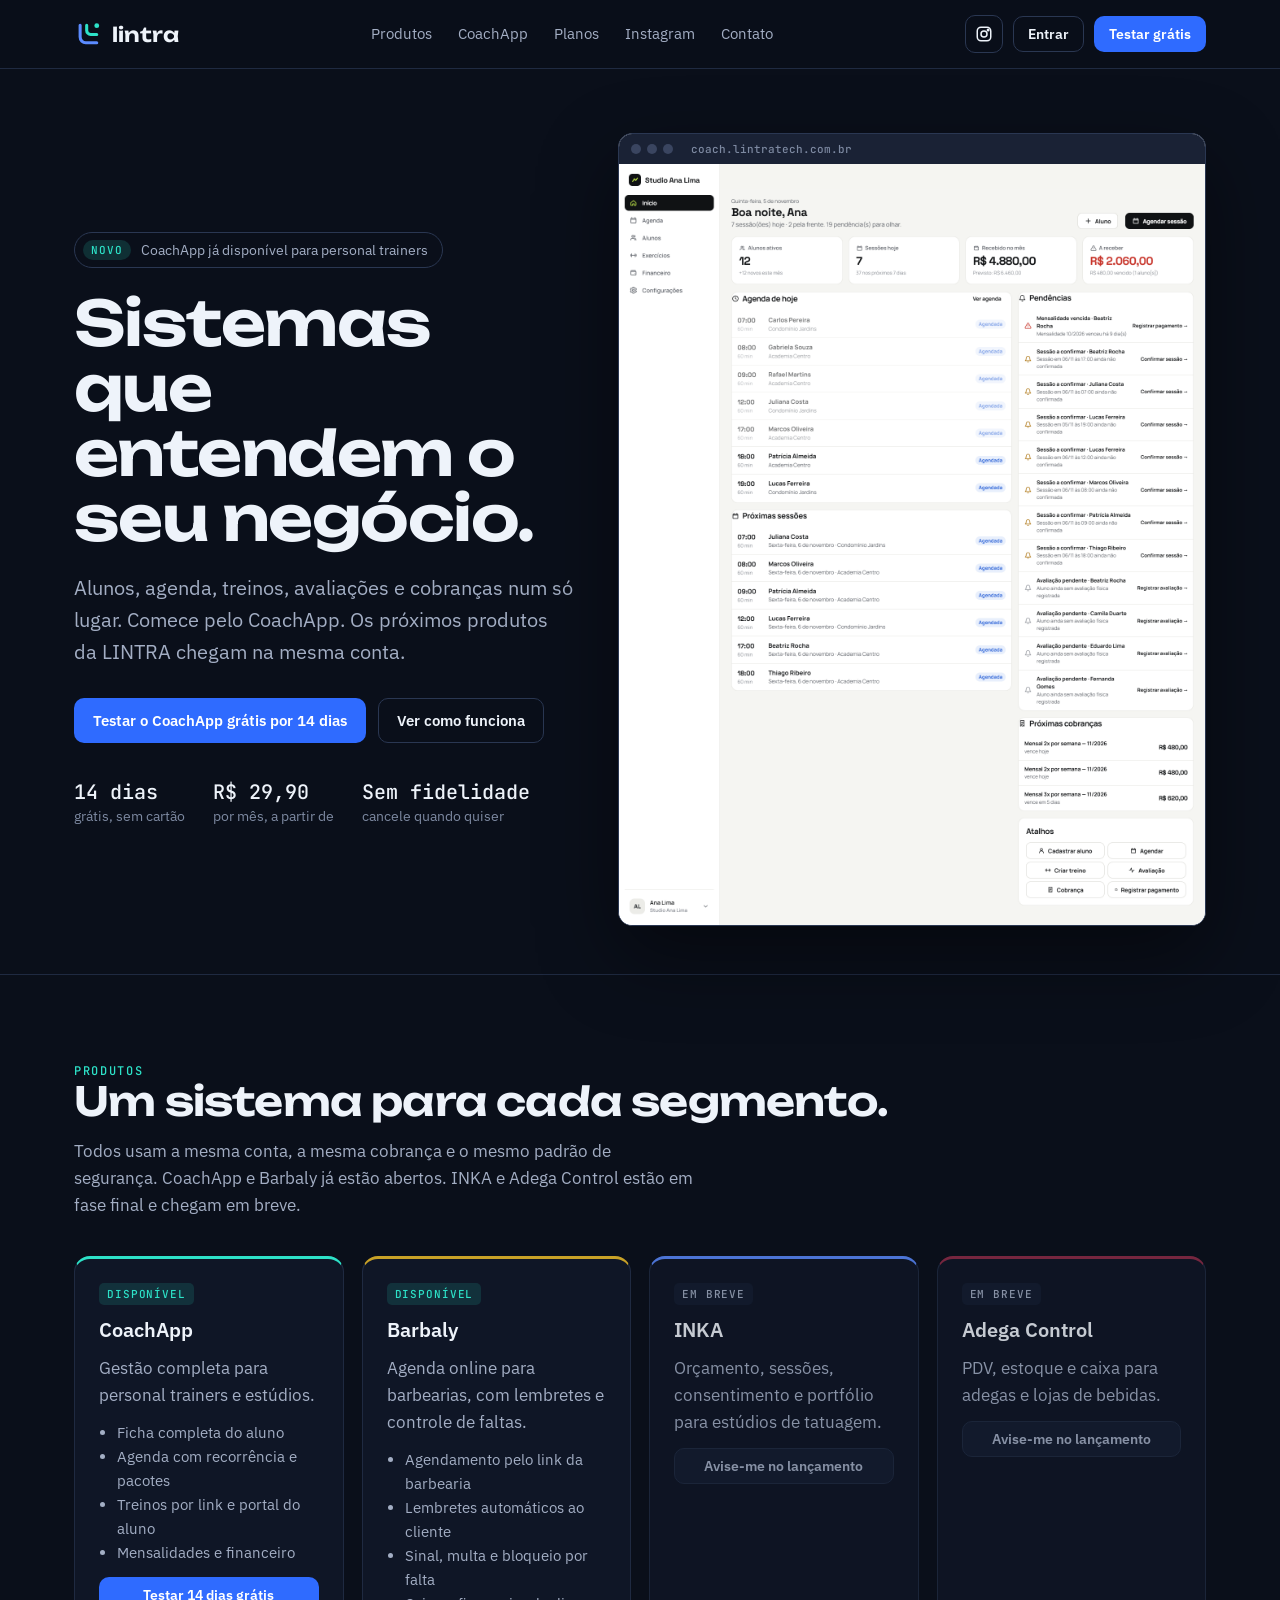
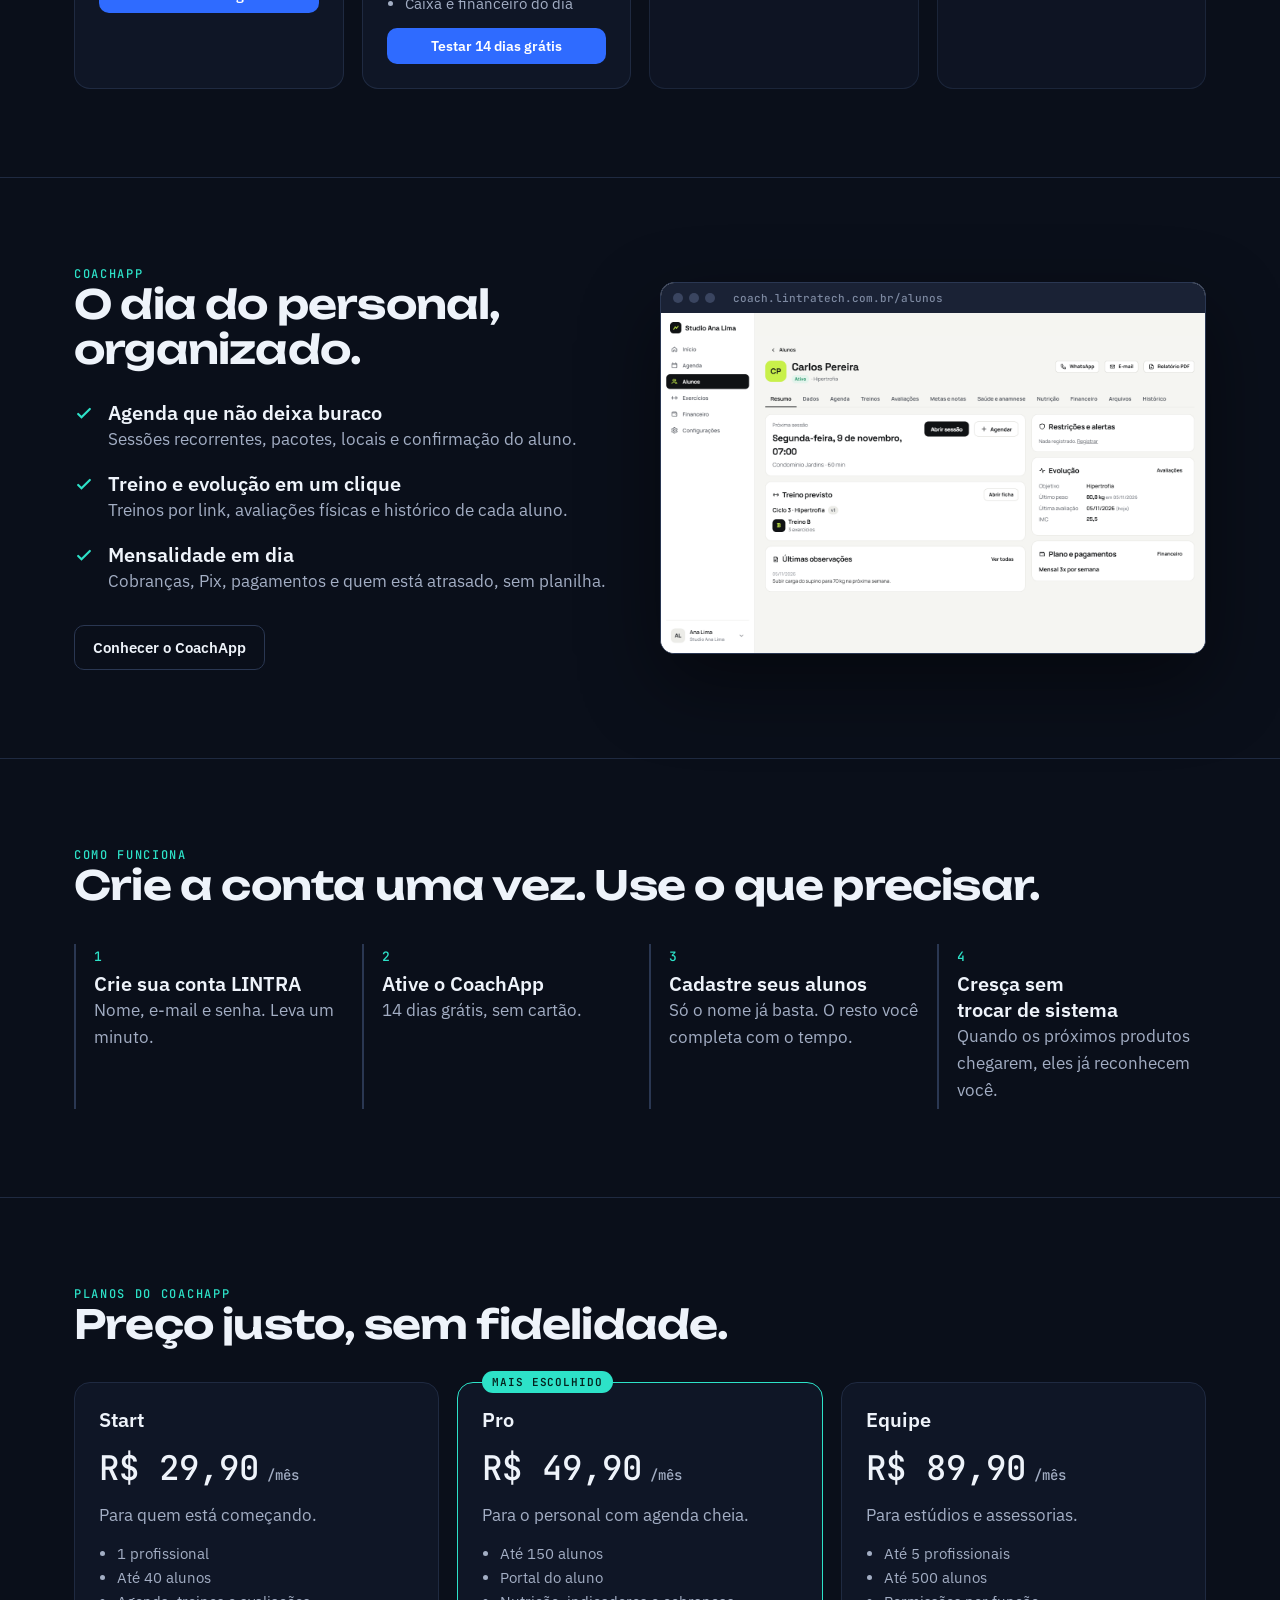
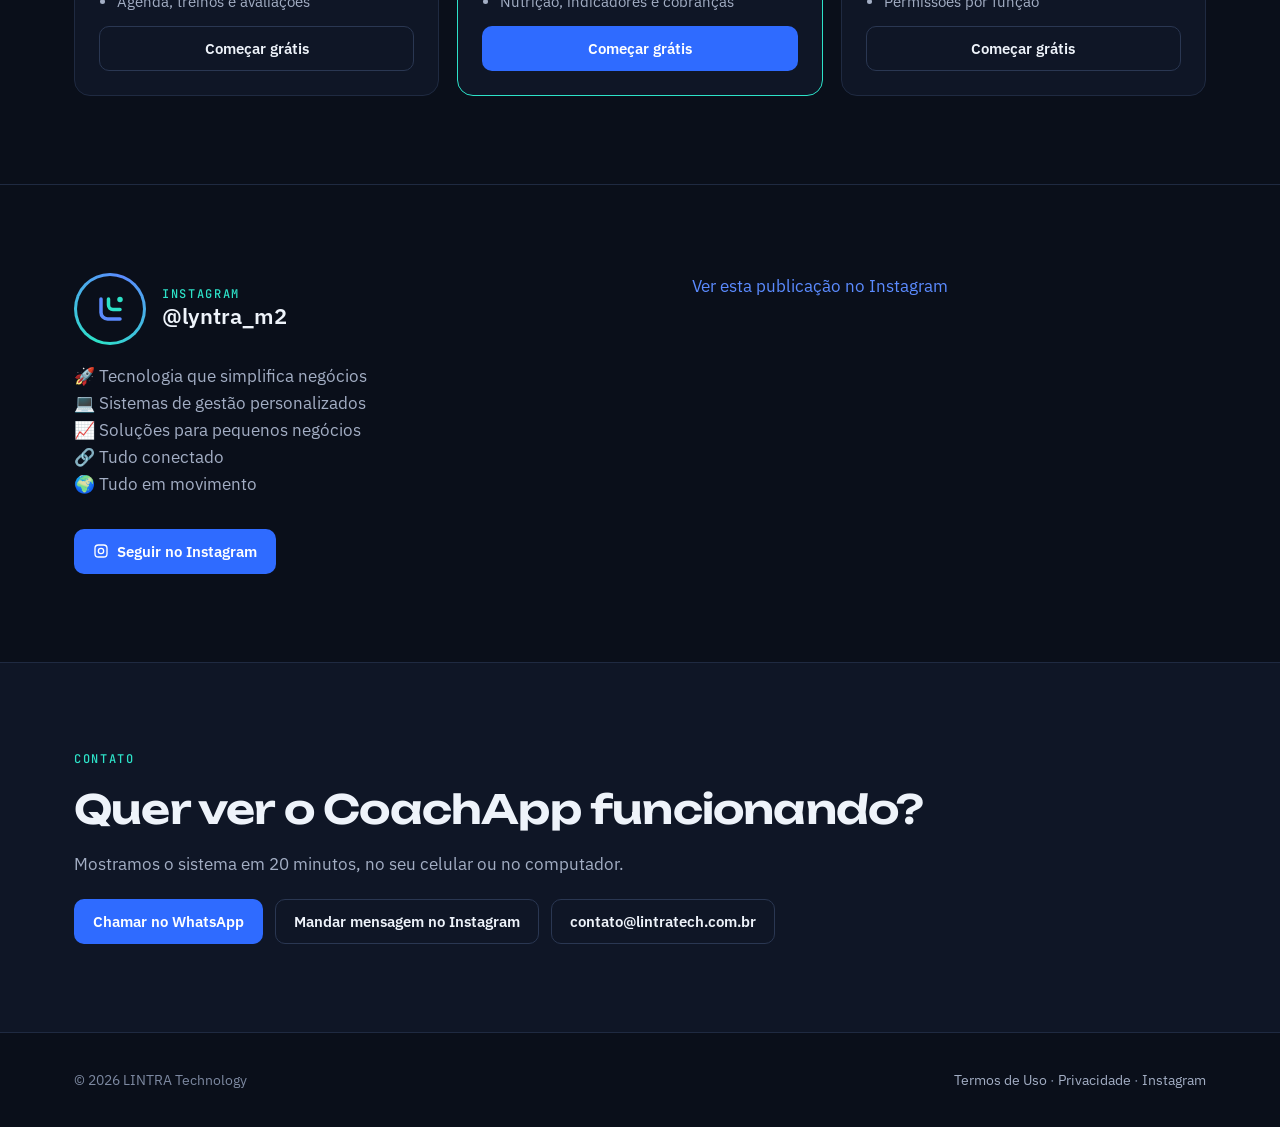
<file: index.html>
<!doctype html>
<html lang="pt-BR">
<head>
<meta charset="utf-8">
<meta name="viewport" content="width=device-width, initial-scale=1, viewport-fit=cover">
<title>LINTRA · Sistemas que entendem o seu negócio</title>
<meta name="description" content="CoachApp: alunos, agenda, treinos, avaliações e cobranças para personal trainers. Teste grátis por 14 dias, sem cartão. Uma conta LINTRA para todos os sistemas.">
<meta property="og:title" content="LINTRA · Sistemas que entendem o seu negócio">
<meta property="og:description" content="CoachApp para personal trainers. Teste grátis por 14 dias, sem cartão.">
<meta property="og:type" content="website">
<meta property="og:url" content="https://lintratech.com.br/">
<meta property="og:image" content="https://lintratech.com.br/img/c1-painel.png">
<meta name="theme-color" content="#0A0F1A">
<link rel="canonical" href="https://lintratech.com.br/">
<link rel="icon" href="favicon.svg" type="image/svg+xml">
<link rel="preconnect" href="https://fonts.googleapis.com">
<link rel="preconnect" href="https://fonts.gstatic.com" crossorigin>
<link rel="stylesheet" href="https://fonts.googleapis.com/css2?family=IBM+Plex+Sans:wght@400;500;600&family=JetBrains+Mono:wght@400;500&family=Unbounded:wght@500;600&display=swap">
<link rel="stylesheet" href="estilo.css">
</head>
<body>
<header class="top"><div class="wrap">
  <a class="brand" href="/"><svg viewBox="0 0 64 64" width="28" height="28" aria-hidden="true"><path d="M14 12v27a13 13 0 0 0 13 13h25" fill="none" stroke="#5B8BFF" stroke-width="7" stroke-linecap="round"/><path d="M29 12v12a9 9 0 0 0 9 9h14" fill="none" stroke="#2DE2C8" stroke-width="7" stroke-linecap="round"/><circle cx="52" cy="13" r="5.5" fill="#2DE2C8"/></svg>lintra</a>
  <nav class="menu" aria-label="Seções"><a href="#produtos">Produtos</a><a href="coachapp">CoachApp</a><a href="#planos">Planos</a><a href="#instagram">Instagram</a><a href="#contato">Contato</a></nav>
  <div class="acoes">
    <a class="ig so-desk" href="https://www.instagram.com/lyntra_m2/" target="_blank" rel="noopener" aria-label="Instagram da LINTRA"><svg width="18" height="18" viewBox="0 0 24 24" fill="none" stroke="currentColor" stroke-width="2" aria-hidden="true"><rect x="3" y="3" width="18" height="18" rx="5"/><circle cx="12" cy="12" r="4"/><circle cx="17.5" cy="6.5" r="1" fill="currentColor"/></svg></a>
    <a class="btn sm ghost" data-app="/" href="https://app.lintratech.com.br/">Entrar</a>
    <a class="btn sm so-desk" data-app="/comecar?produto=coach&amp;plano=pro" href="https://app.lintratech.com.br/comecar?produto=coach&amp;plano=pro">Testar grátis</a>
  </div>
</div></header>

<main>
<section class="hero"><div class="wrap">
  <div>
    <span class="faixa"><b>Novo</b> CoachApp já disponível para personal trainers</span>
    <h1>Sistemas que entendem o seu negócio.</h1>
    <p class="lede">Alunos, agenda, treinos, avaliações e cobranças num só lugar. Comece pelo CoachApp. Os próximos produtos da LINTRA chegam na mesma conta.</p>
    <div class="ctas"><a class="btn" data-app="/comecar?produto=coach&amp;plano=pro" href="https://app.lintratech.com.br/comecar?produto=coach&amp;plano=pro">Testar o CoachApp grátis por 14 dias</a><a class="btn ghost" href="coachapp">Ver como funciona</a></div>
    <div class="prova"><span><b>14 dias</b>grátis, sem cartão</span><span><b>R$ 29,90</b>por mês, a partir de</span><span><b>Sem fidelidade</b>cancele quando quiser</span></div>
  </div>
  <div class="janela"><div class="barra"><i></i><i></i><i></i><span>coach.lintratech.com.br</span></div>
    <picture><source media="(max-width:600px)" srcset="img/c7-painel-celular.png"><img class="hero-img" src="img/c1-painel.png" width="1440" height="2310" alt="Painel do CoachApp com a agenda do dia, alunos ativos e valores recebidos (dados de demonstração)"></picture></div>
</div></section>

<section id="produtos"><div class="wrap">
  <p class="eyebrow">Produtos</p>
  <h2>Um sistema para cada segmento.</h2>
  <p class="muted" style="margin-top:14px;max-width:62ch">Todos usam a mesma conta, a mesma cobrança e o mesmo padrão de segurança. CoachApp e Barbaly já estão abertos. INKA e Adega Control estão em fase final e chegam em breve.</p>
  <div class="grid" style="margin-top:36px">
    <article class="card prod" style="--cor:#2DE2C8"><span class="tag on">Disponível</span><h3>CoachApp</h3><p class="muted">Gestão completa para personal trainers e estúdios.</p>
      <ul><li>Ficha completa do aluno</li><li>Agenda com recorrência e pacotes</li><li>Treinos por link e portal do aluno</li><li>Mensalidades e financeiro</li></ul>
      <a class="btn sm" data-app="/comecar?produto=coach&amp;plano=pro" href="https://app.lintratech.com.br/comecar?produto=coach&amp;plano=pro">Testar 14 dias grátis</a></article>
    <article class="card prod" style="--cor:#C9A227"><span class="tag on">Disponível</span><h3>Barbaly</h3><p class="muted">Agenda online para barbearias, com lembretes e controle de faltas.</p>
      <ul><li>Agendamento pelo link da barbearia</li><li>Lembretes automáticos ao cliente</li><li>Sinal, multa e bloqueio por falta</li><li>Caixa e financeiro do dia</li></ul>
      <a class="btn sm" data-app="/comecar?produto=barbaly&amp;plano=profissional" href="https://app.lintratech.com.br/comecar?produto=barbaly&amp;plano=profissional">Testar 14 dias grátis</a></article>
    <article class="card prod breve" style="--cor:#5B8BFF"><span class="tag">Em breve</span><h3>INKA</h3><p class="muted">Orçamento, sessões, consentimento e portfólio para estúdios de tatuagem.</p>
      <a class="btn sm off" href="https://www.instagram.com/lyntra_m2/" target="_blank" rel="noopener">Avise-me no lançamento</a></article>
    <article class="card prod breve" style="--cor:#8E2C48"><span class="tag">Em breve</span><h3>Adega Control</h3><p class="muted">PDV, estoque e caixa para adegas e lojas de bebidas.</p>
      <a class="btn sm off" href="https://www.instagram.com/lyntra_m2/" target="_blank" rel="noopener">Avise-me no lançamento</a></article>
  </div>
</div></section>

<section><div class="wrap destaque">
  <div>
    <p class="eyebrow">CoachApp</p>
    <h2>O dia do personal, organizado.</h2>
    <div style="display:grid;gap:18px;margin-top:28px">
      <div class="check"><svg width="20" height="20" viewBox="0 0 24 24" aria-hidden="true"><path d="M5 12l4 4 10-10" fill="none" stroke="#2DE2C8" stroke-width="2.6" stroke-linecap="round"/></svg><div><h3>Agenda que não deixa buraco</h3><p class="muted">Sessões recorrentes, pacotes, locais e confirmação do aluno.</p></div></div>
      <div class="check"><svg width="20" height="20" viewBox="0 0 24 24" aria-hidden="true"><path d="M5 12l4 4 10-10" fill="none" stroke="#2DE2C8" stroke-width="2.6" stroke-linecap="round"/></svg><div><h3>Treino e evolução em um clique</h3><p class="muted">Treinos por link, avaliações físicas e histórico de cada aluno.</p></div></div>
      <div class="check"><svg width="20" height="20" viewBox="0 0 24 24" aria-hidden="true"><path d="M5 12l4 4 10-10" fill="none" stroke="#2DE2C8" stroke-width="2.6" stroke-linecap="round"/></svg><div><h3>Mensalidade em dia</h3><p class="muted">Cobranças, Pix, pagamentos e quem está atrasado, sem planilha.</p></div></div>
    </div>
    <div class="ctas"><a class="btn ghost" href="coachapp">Conhecer o CoachApp</a></div>
  </div>
  <div class="janela"><div class="barra"><i></i><i></i><i></i><span>coach.lintratech.com.br/alunos</span></div><img src="img/c4-aluno.png" width="1440" height="900" loading="lazy" alt="Ficha de um aluno no CoachApp (dados de demonstração)"></div>
</div></section>

<section id="como-funciona"><div class="wrap">
  <p class="eyebrow">Como funciona</p>
  <h2>Crie a conta uma vez. Use o que precisar.</h2>
  <div class="passos">
    <div class="passo"><b>1</b><h3>Crie sua conta LINTRA</h3><p class="muted">Nome, e-mail e senha. Leva um minuto.</p></div>
    <div class="passo"><b>2</b><h3>Ative o CoachApp</h3><p class="muted">14 dias grátis, sem cartão.</p></div>
    <div class="passo"><b>3</b><h3>Cadastre seus alunos</h3><p class="muted">Só o nome já basta. O resto você completa com o tempo.</p></div>
    <div class="passo"><b>4</b><h3>Cresça sem trocar de sistema</h3><p class="muted">Quando os próximos produtos chegarem, eles já reconhecem você.</p></div>
  </div>
</div></section>

<section id="planos"><div class="wrap">
  <p class="eyebrow">Planos do CoachApp</p>
  <h2>Preço justo, sem fidelidade.</h2>
  <div class="grid" style="margin-top:36px">
    <div class="card plano"><h3>Start</h3><span class="preco">R$ 29,90<small> /mês</small></span><p class="muted">Para quem está começando.</p><ul><li>1 profissional</li><li>Até 40 alunos</li><li>Agenda, treinos e avaliações</li></ul><a class="btn ghost" data-app="/comecar?produto=coach&amp;plano=start" href="https://app.lintratech.com.br/comecar?produto=coach&amp;plano=start">Começar grátis</a></div>
    <div class="card plano top"><span class="selo">Mais escolhido</span><h3>Pro</h3><span class="preco">R$ 49,90<small> /mês</small></span><p class="muted">Para o personal com agenda cheia.</p><ul><li>Até 150 alunos</li><li>Portal do aluno</li><li>Nutrição, indicadores e cobranças</li></ul><a class="btn" data-app="/comecar?produto=coach&amp;plano=pro" href="https://app.lintratech.com.br/comecar?produto=coach&amp;plano=pro">Começar grátis</a></div>
    <div class="card plano"><h3>Equipe</h3><span class="preco">R$ 89,90<small> /mês</small></span><p class="muted">Para estúdios e assessorias.</p><ul><li>Até 5 profissionais</li><li>Até 500 alunos</li><li>Permissões por função</li></ul><a class="btn ghost" data-app="/comecar?produto=coach&amp;plano=team" href="https://app.lintratech.com.br/comecar?produto=coach&amp;plano=team">Começar grátis</a></div>
  </div>
</div></section>

<section id="instagram"><div class="wrap insta">
  <div>
    <div class="insta-cab">
      <div class="avatar"><div><svg viewBox="0 0 64 64" width="32" height="32" aria-hidden="true"><path d="M14 12v27a13 13 0 0 0 13 13h25" fill="none" stroke="#5B8BFF" stroke-width="7" stroke-linecap="round"/><path d="M29 12v12a9 9 0 0 0 9 9h14" fill="none" stroke="#2DE2C8" stroke-width="7" stroke-linecap="round"/><circle cx="52" cy="13" r="5.5" fill="#2DE2C8"/></svg></div></div>
      <div><p class="eyebrow">Instagram</p><h3 style="font-size:22px">@lyntra_m2</h3></div>
    </div>
    <p class="bio">🚀 Tecnologia que simplifica negócios
💻 Sistemas de gestão personalizados
📈 Soluções para pequenos negócios
🔗 Tudo conectado
🌍 Tudo em movimento</p>
    <div class="ctas"><a class="btn" href="https://www.instagram.com/lyntra_m2/" target="_blank" rel="noopener"><svg width="16" height="16" viewBox="0 0 24 24" fill="none" stroke="currentColor" stroke-width="2" aria-hidden="true"><rect x="3" y="3" width="18" height="18" rx="5"/><circle cx="12" cy="12" r="4"/></svg>Seguir no Instagram</a></div>
  </div>
  <div class="posts" id="posts">
    <a class="post-vazio" href="https://www.instagram.com/lyntra_m2/" target="_blank" rel="noopener">Veja as novidades no nosso Instagram →</a>
  </div>
</div></section>

<section id="contato" class="fim"><div class="wrap" style="display:grid;gap:20px;justify-items:start">
  <p class="eyebrow">Contato</p>
  <h2>Quer ver o CoachApp funcionando?</h2>
  <p class="muted">Mostramos o sistema em 20 minutos, no seu celular ou no computador.</p>
  <div class="ctas" style="margin-top:0">
    <a class="btn" data-whats="Olá! Quero conhecer o CoachApp." href="#contato">Chamar no WhatsApp</a>
    <a class="btn ghost" href="https://www.instagram.com/lyntra_m2/" target="_blank" rel="noopener">Mandar mensagem no Instagram</a>
    <a class="btn ghost" href="mailto:contato@lintratech.com.br">contato@lintratech.com.br</a>
  </div>
</div></section>
</main>

<footer><div class="wrap">
  <span>© <span id="ano">2026</span> LINTRA Technology</span>
  <span><a data-app="/termos" href="https://app.lintratech.com.br/termos">Termos de Uso</a> · <a data-app="/privacidade" href="https://app.lintratech.com.br/privacidade">Privacidade</a> · <a href="https://www.instagram.com/lyntra_m2/" target="_blank" rel="noopener">Instagram</a></span>
</div></footer>
<script src="site.js"></script>
</body>
</html>
</file>
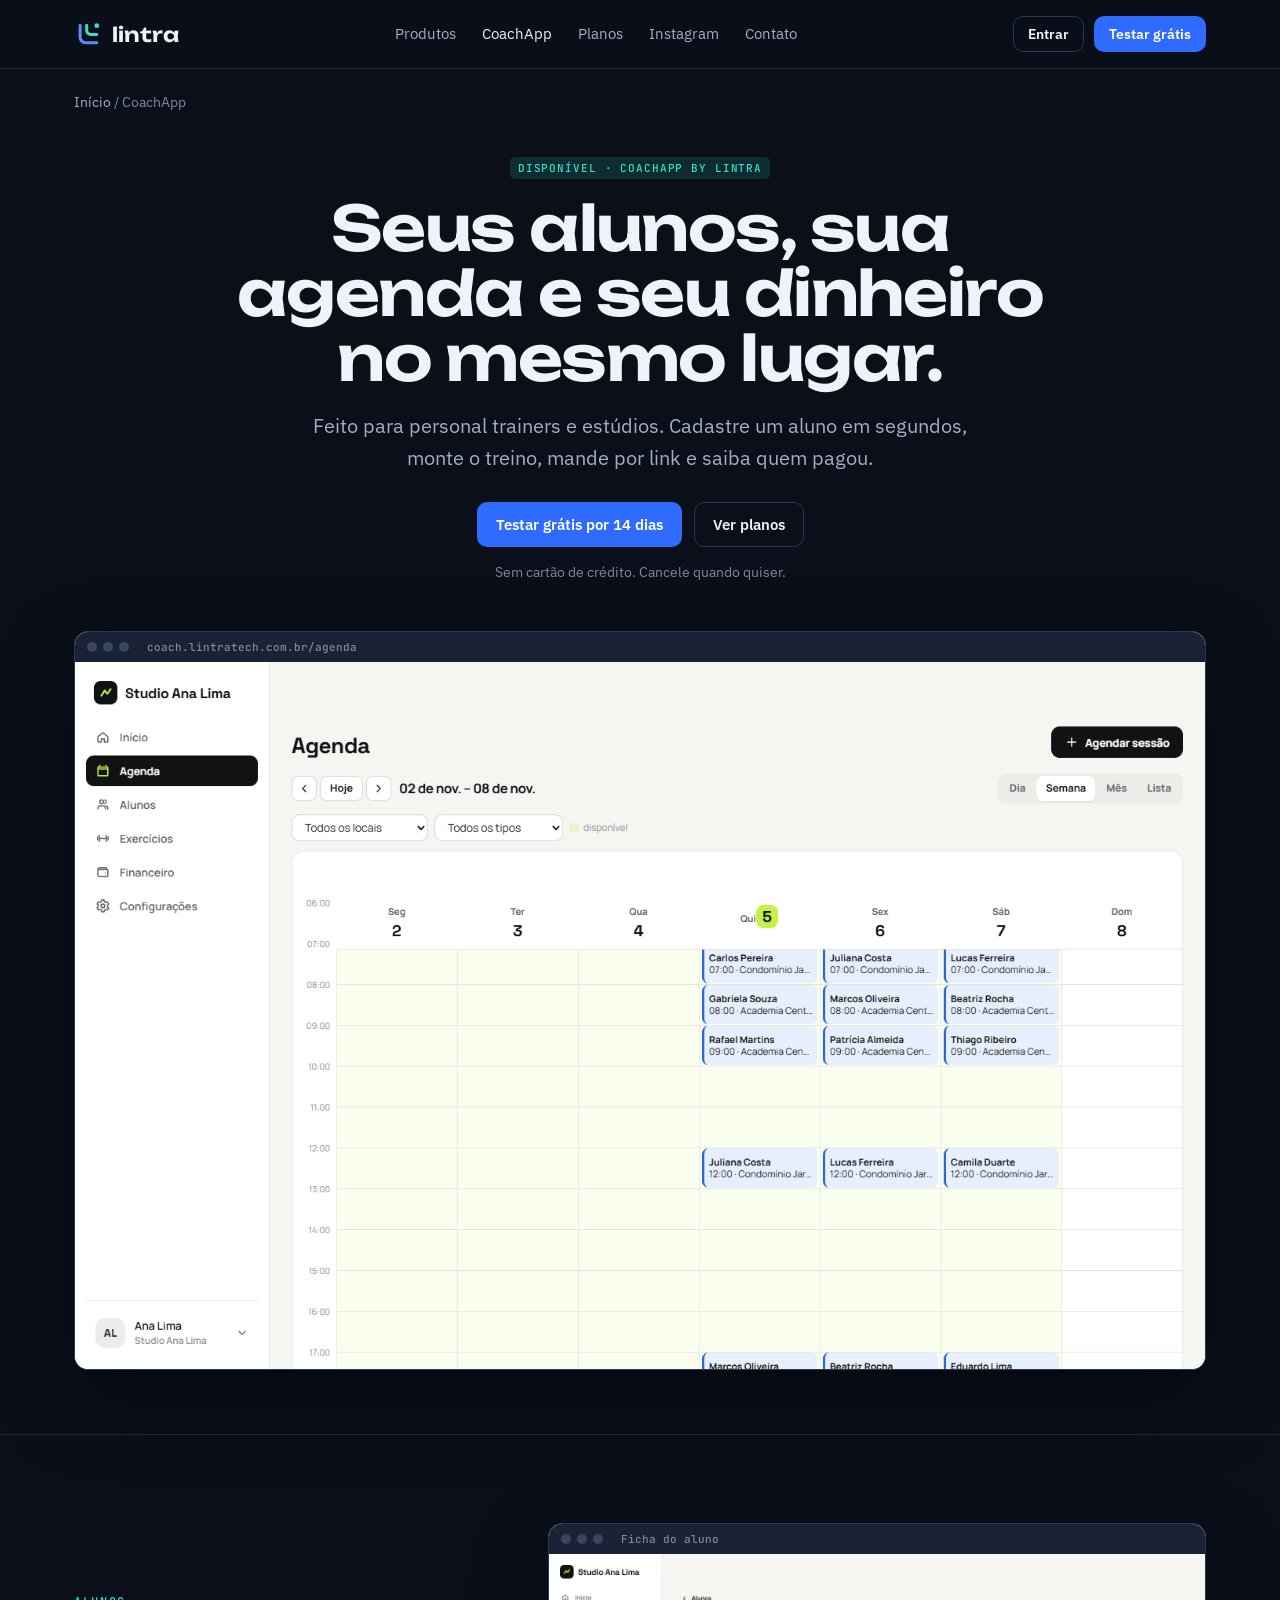
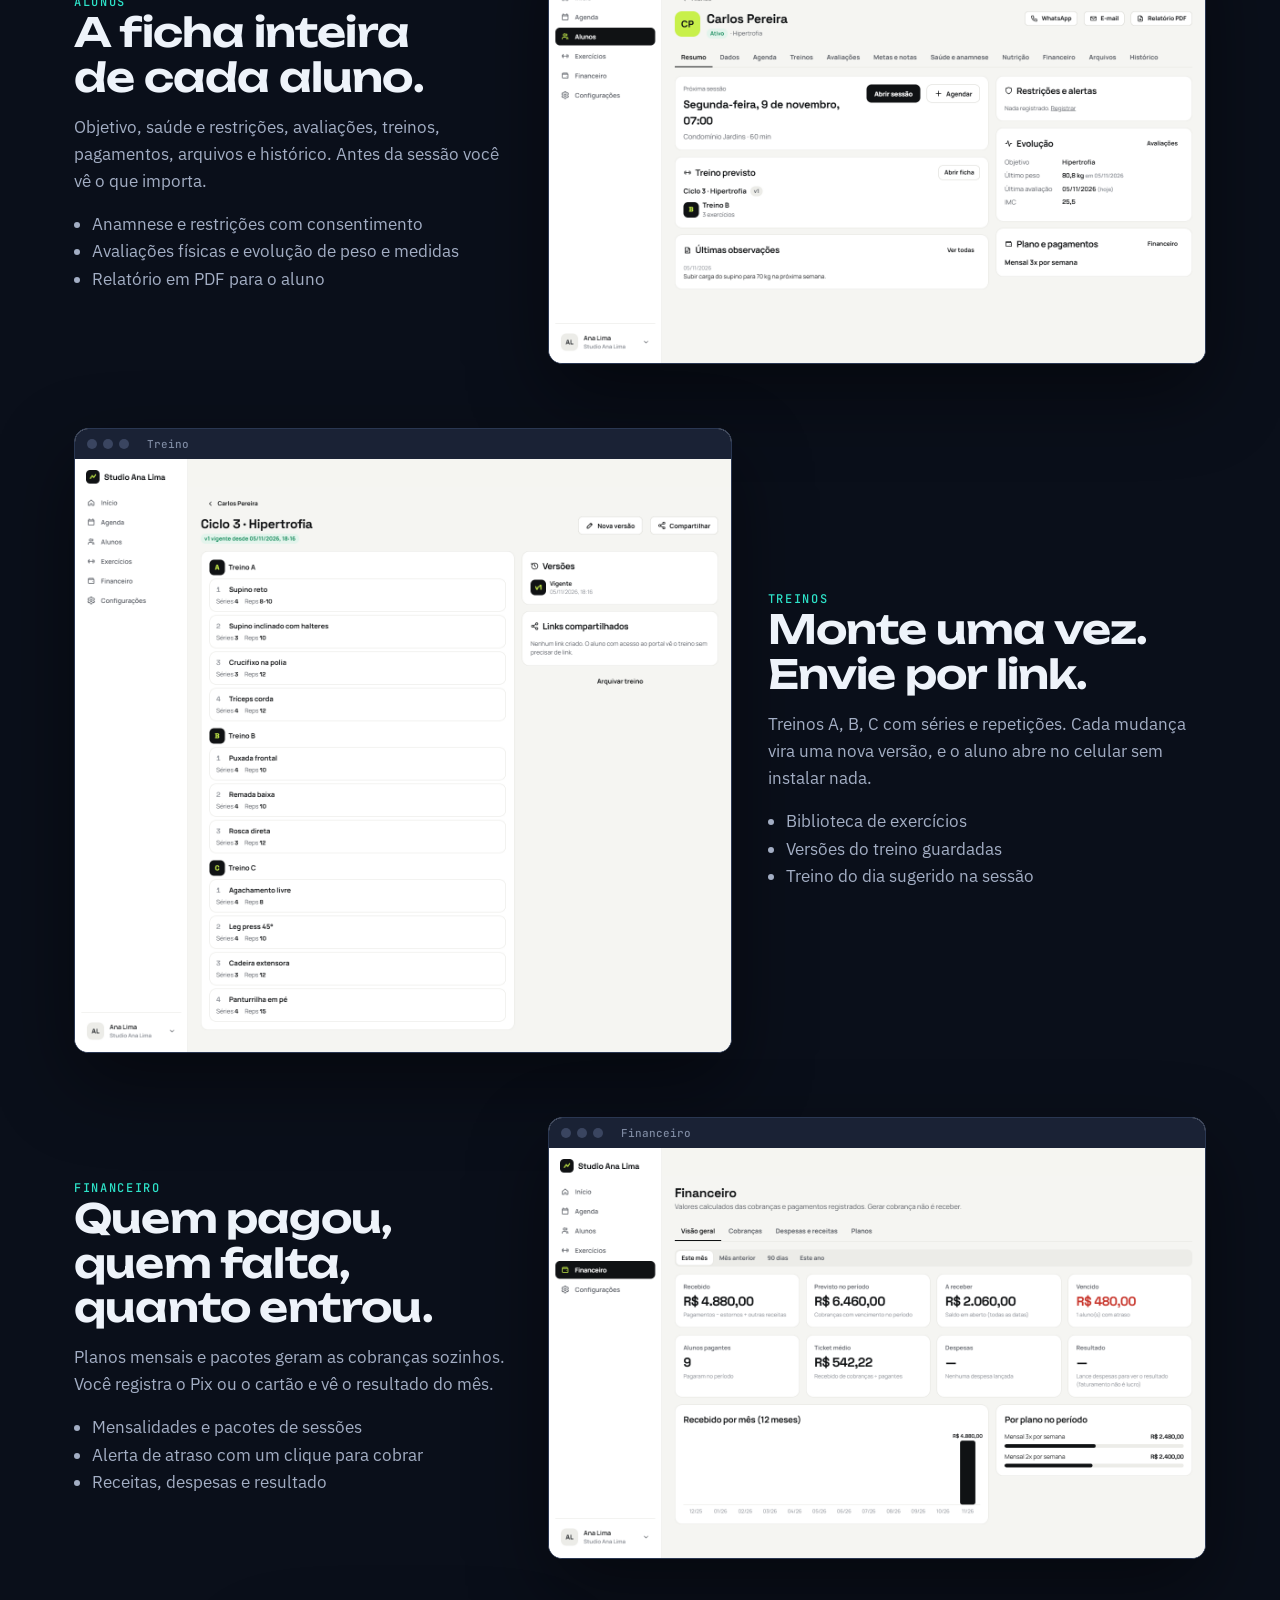
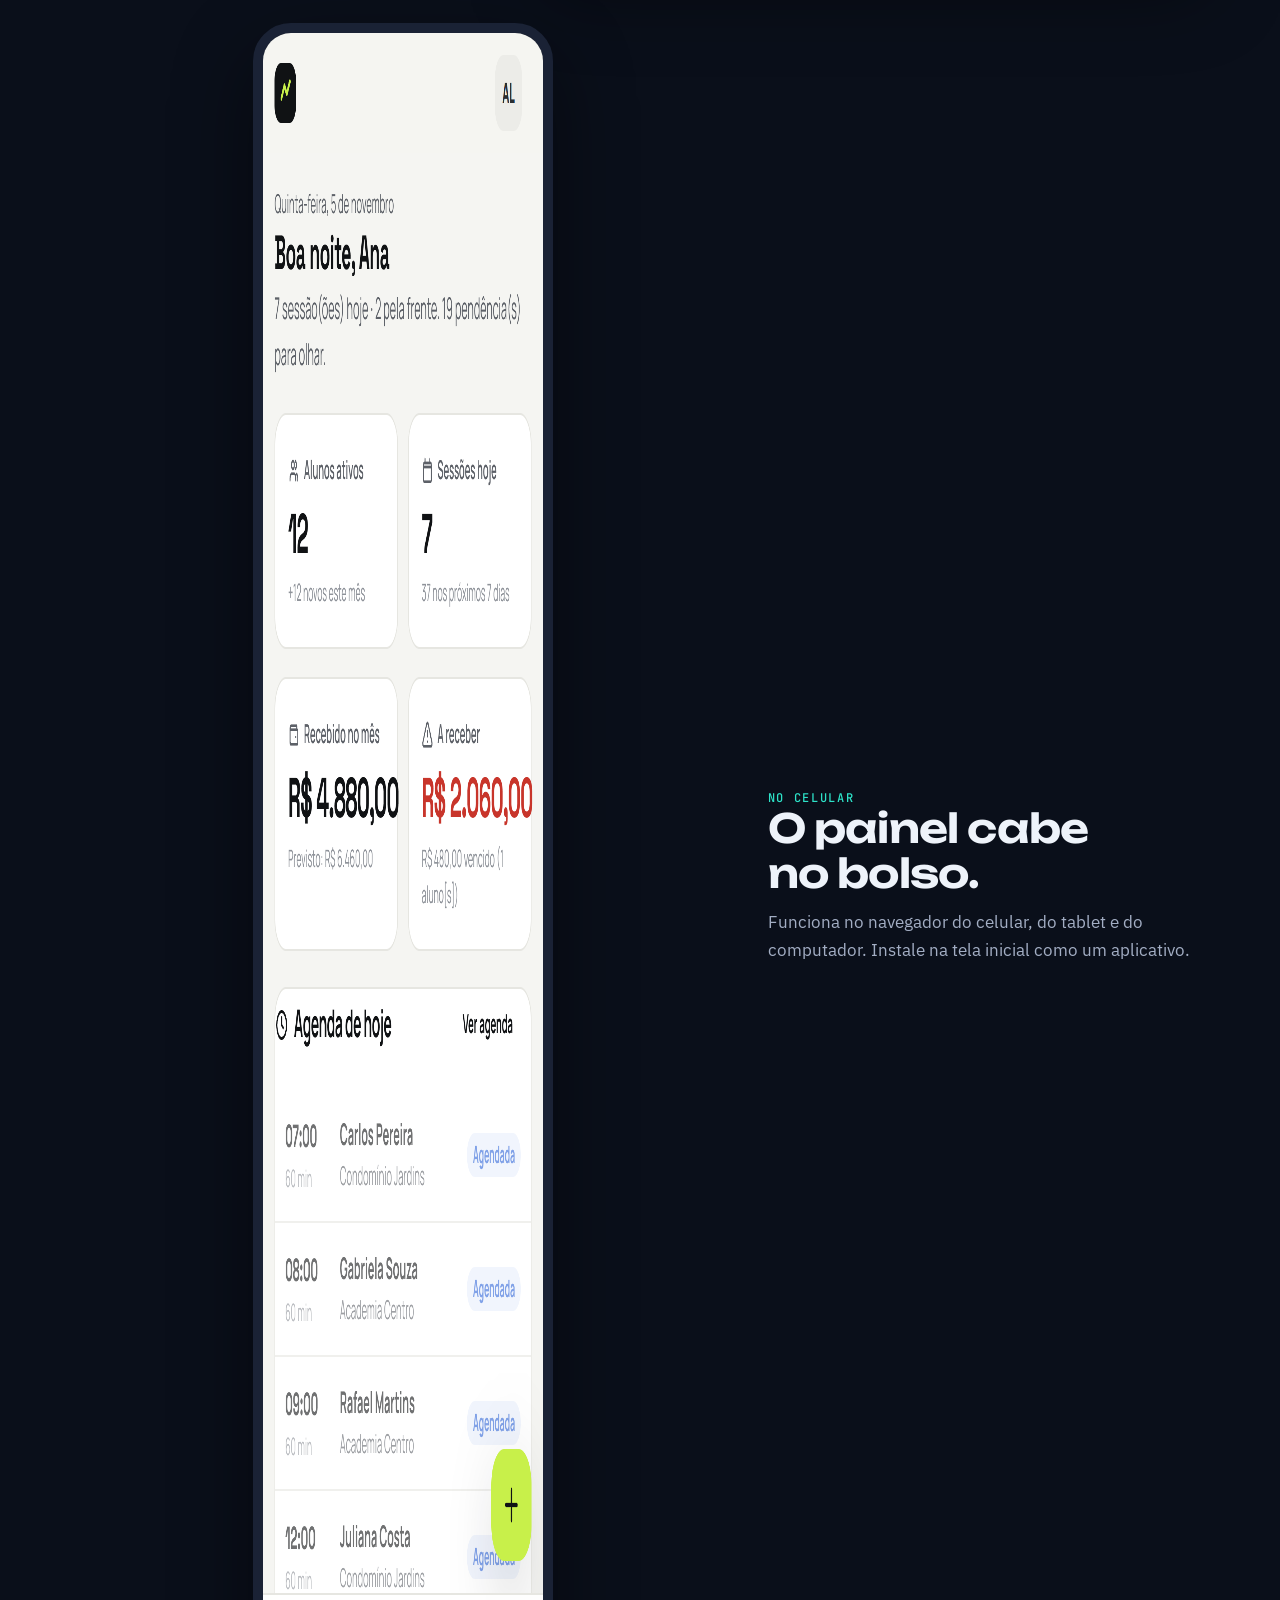
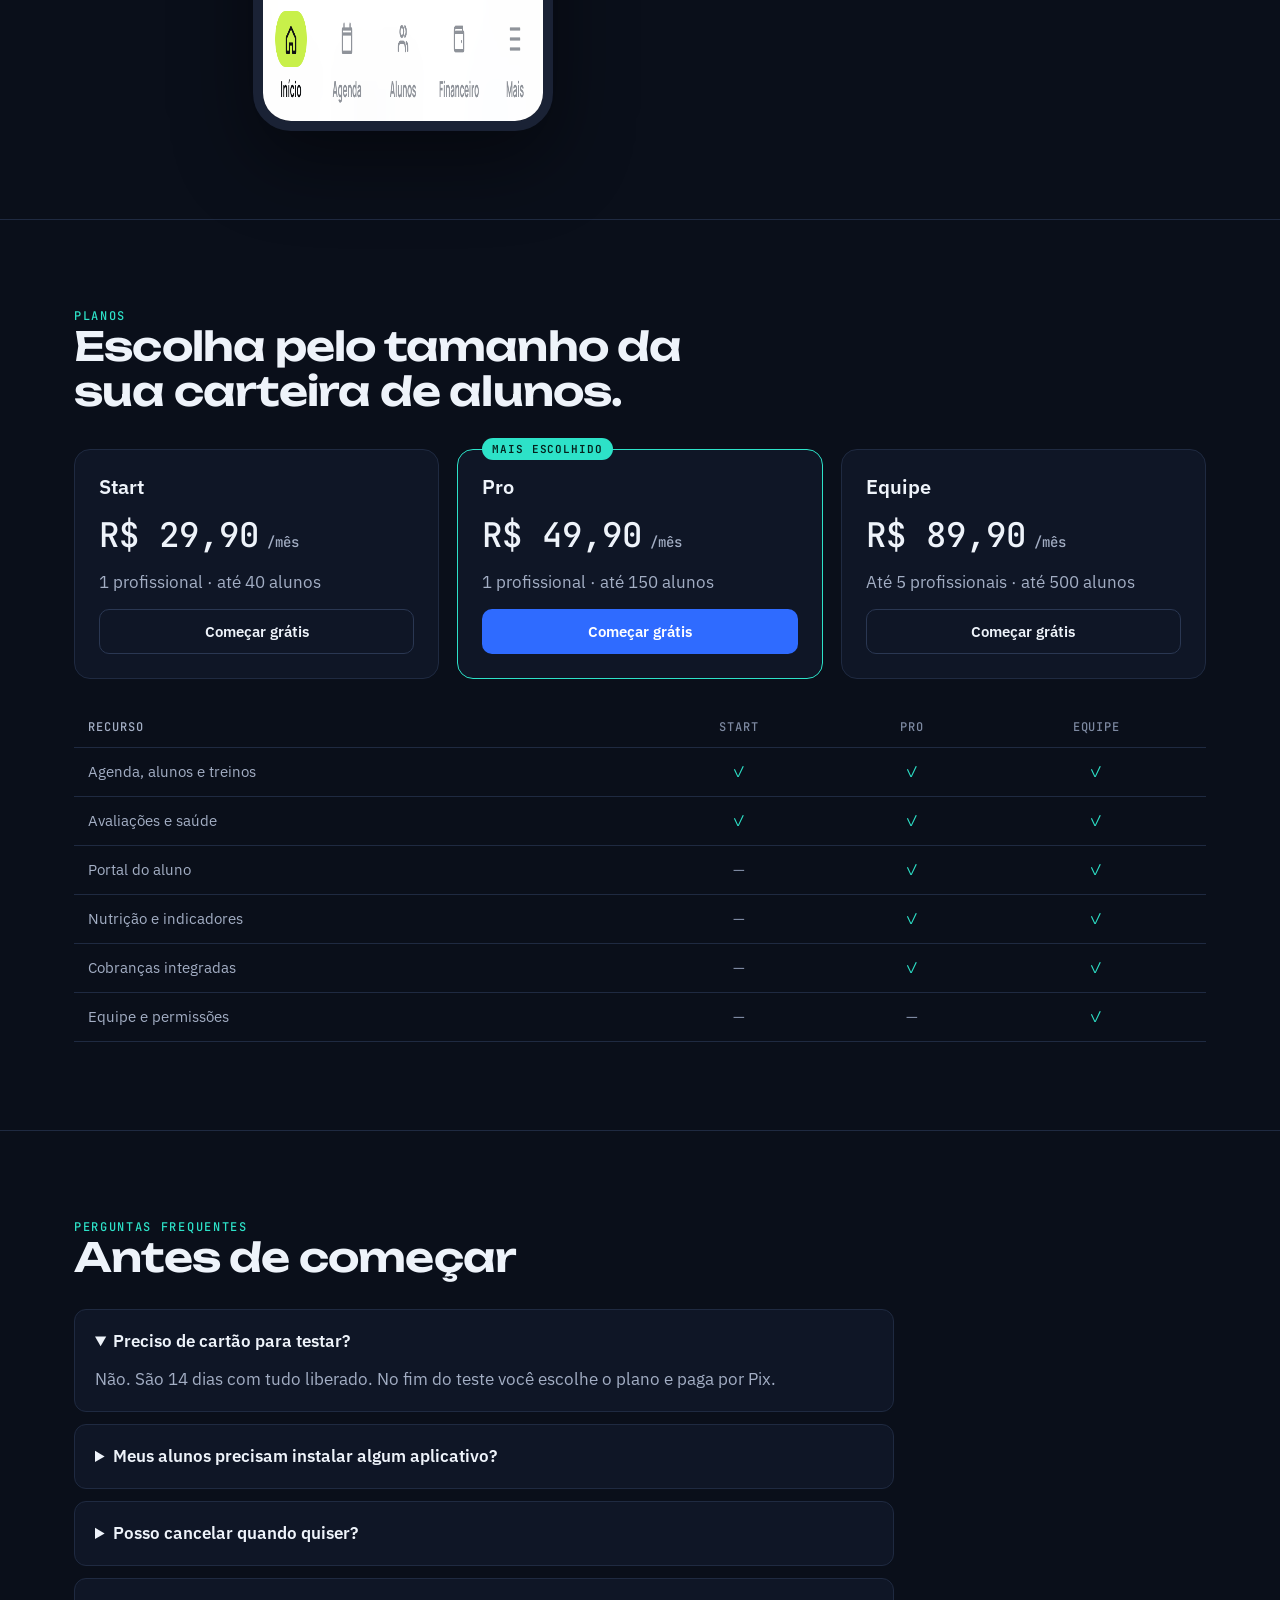
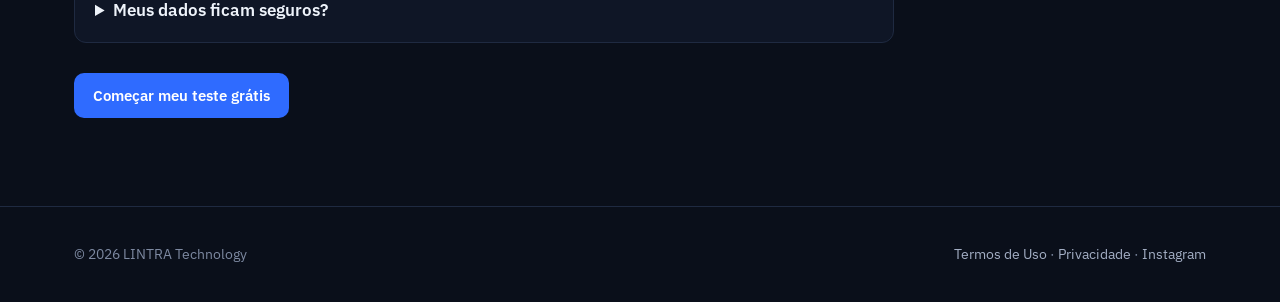
<file: coachapp.html>
<!doctype html>
<html lang="pt-BR">
<head>
<meta charset="utf-8">
<meta name="viewport" content="width=device-width, initial-scale=1, viewport-fit=cover">
<title>CoachApp · Gestão para personal trainers · LINTRA</title>
<meta name="description" content="Alunos, agenda, treinos por link, avaliações e mensalidades num só lugar. CoachApp by LINTRA: teste grátis por 14 dias, sem cartão. A partir de R$ 29,90 por mês.">
<meta property="og:title" content="CoachApp · Gestão para personal trainers">
<meta property="og:description" content="Seus alunos, sua agenda e seu dinheiro no mesmo lugar. Teste grátis por 14 dias.">
<meta property="og:type" content="website">
<meta property="og:url" content="https://lintratech.com.br/coachapp">
<meta property="og:image" content="https://lintratech.com.br/img/c2-agenda.png">
<meta name="theme-color" content="#0A0F1A">
<link rel="canonical" href="https://lintratech.com.br/coachapp">
<link rel="icon" href="favicon.svg" type="image/svg+xml">
<link rel="preconnect" href="https://fonts.googleapis.com">
<link rel="preconnect" href="https://fonts.gstatic.com" crossorigin>
<link rel="stylesheet" href="https://fonts.googleapis.com/css2?family=IBM+Plex+Sans:wght@400;500;600&family=JetBrains+Mono:wght@400;500&family=Unbounded:wght@500;600&display=swap">
<link rel="stylesheet" href="estilo.css">
</head>
<body>
<header class="top"><div class="wrap">
  <a class="brand" href="/"><svg viewBox="0 0 64 64" width="28" height="28" aria-hidden="true"><path d="M14 12v27a13 13 0 0 0 13 13h25" fill="none" stroke="#5B8BFF" stroke-width="7" stroke-linecap="round"/><path d="M29 12v12a9 9 0 0 0 9 9h14" fill="none" stroke="#2DE2C8" stroke-width="7" stroke-linecap="round"/><circle cx="52" cy="13" r="5.5" fill="#2DE2C8"/></svg>lintra</a>
  <nav class="menu" aria-label="Seções"><a href="/#produtos">Produtos</a><a href="coachapp" aria-current="page">CoachApp</a><a href="#planos">Planos</a><a href="/#instagram">Instagram</a><a href="/#contato">Contato</a></nav>
  <div class="acoes">
    <a class="btn sm ghost" data-app="/" href="https://app.lintratech.com.br/">Entrar</a>
    <a class="btn sm so-desk" data-app="/comecar?produto=coach&amp;plano=pro" href="https://app.lintratech.com.br/comecar?produto=coach&amp;plano=pro">Testar grátis</a>
  </div>
</div></header>

<main>
<div class="wrap"><p class="migalha"><a href="/">Início</a> / CoachApp</p></div>
<section class="hero-c"><div class="wrap">
  <span class="tag on">Disponível · CoachApp by LINTRA</span>
  <h1>Seus alunos, sua agenda e seu dinheiro no mesmo lugar.</h1>
  <p class="lede">Feito para personal trainers e estúdios. Cadastre um aluno em segundos, monte o treino, mande por link e saiba quem pagou.</p>
  <div class="ctas"><a class="btn" data-app="/comecar?produto=coach&amp;plano=pro" href="https://app.lintratech.com.br/comecar?produto=coach&amp;plano=pro">Testar grátis por 14 dias</a><a class="btn ghost" href="#planos">Ver planos</a></div>
  <p class="faint small" style="margin-top:14px">Sem cartão de crédito. Cancele quando quiser.</p>
  <div class="janela" style="margin-top:48px"><div class="barra"><i></i><i></i><i></i><span>coach.lintratech.com.br/agenda</span></div><img src="img/c2-agenda.png" width="1440" height="900" alt="Agenda semanal do CoachApp com sessões por aluno e local (dados de demonstração)"></div>
</div></section>

<section><div class="wrap recursos">
  <div class="recurso">
    <div><p class="eyebrow">Alunos</p><h2>A ficha inteira de cada aluno.</h2>
      <p class="muted" style="margin-top:14px">Objetivo, saúde e restrições, avaliações, treinos, pagamentos, arquivos e histórico. Antes da sessão você vê o que importa.</p>
      <ul><li>Anamnese e restrições com consentimento</li><li>Avaliações físicas e evolução de peso e medidas</li><li>Relatório em PDF para o aluno</li></ul></div>
    <div class="janela"><div class="barra"><i></i><i></i><i></i><span>Ficha do aluno</span></div><img src="img/c4-aluno.png" width="1440" height="900" loading="lazy" alt="Ficha do aluno no CoachApp (dados de demonstração)"></div>
  </div>
  <div class="recurso inv">
    <div><p class="eyebrow">Treinos</p><h2>Monte uma vez. Envie por link.</h2>
      <p class="muted" style="margin-top:14px">Treinos A, B, C com séries e repetições. Cada mudança vira uma nova versão, e o aluno abre no celular sem instalar nada.</p>
      <ul><li>Biblioteca de exercícios</li><li>Versões do treino guardadas</li><li>Treino do dia sugerido na sessão</li></ul></div>
    <div class="janela"><div class="barra"><i></i><i></i><i></i><span>Treino</span></div><img src="img/c5-treino.png" loading="lazy" style="max-height:620px;object-fit:cover;object-position:top" alt="Editor de treino do CoachApp (dados de demonstração)"></div>
  </div>
  <div class="recurso">
    <div><p class="eyebrow">Financeiro</p><h2>Quem pagou, quem falta, quanto entrou.</h2>
      <p class="muted" style="margin-top:14px">Planos mensais e pacotes geram as cobranças sozinhos. Você registra o Pix ou o cartão e vê o resultado do mês.</p>
      <ul><li>Mensalidades e pacotes de sessões</li><li>Alerta de atraso com um clique para cobrar</li><li>Receitas, despesas e resultado</li></ul></div>
    <div class="janela"><div class="barra"><i></i><i></i><i></i><span>Financeiro</span></div><img src="img/c6-financeiro.png" width="1440" height="900" loading="lazy" alt="Visão financeira do CoachApp (dados de demonstração)"></div>
  </div>
  <div class="recurso inv">
    <div><p class="eyebrow">No celular</p><h2>O painel cabe no bolso.</h2>
      <p class="muted" style="margin-top:14px">Funciona no navegador do celular, do tablet e do computador. Instale na tela inicial como um aplicativo.</p></div>
    <div class="celular"><img src="img/c7-painel-celular.png" width="780" height="1688" loading="lazy" alt="CoachApp no celular (dados de demonstração)"></div>
  </div>
</div></section>

<section id="planos"><div class="wrap">
  <p class="eyebrow">Planos</p>
  <h2>Escolha pelo tamanho da sua carteira de alunos.</h2>
  <div class="grid" style="margin-top:36px">
    <div class="card plano"><h3>Start</h3><span class="preco">R$ 29,90<small> /mês</small></span><p class="muted">1 profissional · até 40 alunos</p><a class="btn ghost" data-app="/comecar?produto=coach&amp;plano=start" href="https://app.lintratech.com.br/comecar?produto=coach&amp;plano=start">Começar grátis</a></div>
    <div class="card plano top"><span class="selo">Mais escolhido</span><h3>Pro</h3><span class="preco">R$ 49,90<small> /mês</small></span><p class="muted">1 profissional · até 150 alunos</p><a class="btn" data-app="/comecar?produto=coach&amp;plano=pro" href="https://app.lintratech.com.br/comecar?produto=coach&amp;plano=pro">Começar grátis</a></div>
    <div class="card plano"><h3>Equipe</h3><span class="preco">R$ 89,90<small> /mês</small></span><p class="muted">Até 5 profissionais · até 500 alunos</p><a class="btn ghost" data-app="/comecar?produto=coach&amp;plano=team" href="https://app.lintratech.com.br/comecar?produto=coach&amp;plano=team">Começar grátis</a></div>
  </div>
  <div class="cmp-wrap"><table class="cmp">
    <thead><tr><th>Recurso</th><th>Start</th><th>Pro</th><th>Equipe</th></tr></thead>
    <tbody>
    <tr><td>Agenda, alunos e treinos</td><td class="sim">✓</td><td class="sim">✓</td><td class="sim">✓</td></tr>
    <tr><td>Avaliações e saúde</td><td class="sim">✓</td><td class="sim">✓</td><td class="sim">✓</td></tr>
    <tr><td>Portal do aluno</td><td class="nao">—</td><td class="sim">✓</td><td class="sim">✓</td></tr>
    <tr><td>Nutrição e indicadores</td><td class="nao">—</td><td class="sim">✓</td><td class="sim">✓</td></tr>
    <tr><td>Cobranças integradas</td><td class="nao">—</td><td class="sim">✓</td><td class="sim">✓</td></tr>
    <tr><td>Equipe e permissões</td><td class="nao">—</td><td class="nao">—</td><td class="sim">✓</td></tr>
    </tbody>
  </table></div>
</div></section>

<section><div class="wrap">
  <p class="eyebrow">Perguntas frequentes</p>
  <h2>Antes de começar</h2>
  <div class="faq">
    <details open><summary>Preciso de cartão para testar?</summary><p>Não. São 14 dias com tudo liberado. No fim do teste você escolhe o plano e paga por Pix.</p></details>
    <details><summary>Meus alunos precisam instalar algum aplicativo?</summary><p>Não. Eles recebem o treino por link e, no plano Pro, acessam o portal pelo navegador.</p></details>
    <details><summary>Posso cancelar quando quiser?</summary><p>Sim, direto na sua conta, sem multa. Seus dados ficam disponíveis para exportar por 90 dias.</p></details>
    <details><summary>Meus dados ficam seguros?</summary><p>Cada empresa fica isolada das outras, com verificação em duas etapas, registro de acessos e cópia de segurança diária, seguindo a LGPD.</p></details>
  </div>
  <div class="ctas"><a class="btn" data-app="/comecar?produto=coach&amp;plano=pro" href="https://app.lintratech.com.br/comecar?produto=coach&amp;plano=pro">Começar meu teste grátis</a></div>
</div></section>
</main>

<footer><div class="wrap">
  <span>© <span id="ano">2026</span> LINTRA Technology</span>
  <span><a data-app="/termos" href="https://app.lintratech.com.br/termos">Termos de Uso</a> · <a data-app="/privacidade" href="https://app.lintratech.com.br/privacidade">Privacidade</a> · <a href="https://www.instagram.com/lyntra_m2/" target="_blank" rel="noopener">Instagram</a></span>
</div></footer>
<script src="site.js"></script>
</body>
</html>
</file>
<file: estilo.css>
/* Site institucional da LINTRA: escuro, faixas largas, tokens iguais aos do Hub. */
:root{--bg:#0A0F1A;--surface:#0F1626;--surface-2:#141D30;--line:#1F2A41;--line-2:#2A3752;--fg:#EEF3FA;--muted:#A3AEC4;--faint:#7D89A1;
  --pulso:#5B8BFF;--pulso-solid:#2F6BFF;--fluxo:#2DE2C8;
  --f-display:"Unbounded","Arial Black",Arial,sans-serif;--f-body:"IBM Plex Sans","Segoe UI",Arial,sans-serif;--f-mono:"JetBrains Mono",ui-monospace,Consolas,monospace;color-scheme:dark}
*{box-sizing:border-box}html{scroll-behavior:smooth}body{margin:0;background:var(--bg);color:var(--fg);font:17px/1.6 var(--f-body)}
@media (prefers-reduced-motion:reduce){html{scroll-behavior:auto}}
a{color:var(--pulso);text-decoration:none}:focus-visible{outline:2px solid var(--fluxo);outline-offset:3px;border-radius:4px}
h1,h2,h3{margin:0;text-wrap:balance}p{margin:0}
h1{font:600 clamp(34px,5.4vw,62px)/1.05 var(--f-display);letter-spacing:-.025em}
h2{font:600 clamp(26px,3.4vw,40px)/1.12 var(--f-display);letter-spacing:-.02em}
h3{font:600 20px/1.3 var(--f-body)}
.muted{color:var(--muted)}.faint{color:var(--faint)}.small{font-size:14px}
.eyebrow{font:500 12px var(--f-mono);letter-spacing:.14em;text-transform:uppercase;color:var(--fluxo)}
.wrap{max-width:1180px;margin:0 auto;padding:0 max(16px,env(safe-area-inset-left))}
@media(min-width:600px){.wrap{padding:0 24px}}
.btn{display:inline-flex;align-items:center;justify-content:center;gap:8px;font:600 15px var(--f-body);padding:12px 18px;border-radius:10px;background:var(--pulso-solid);color:#fff;border:1px solid transparent;white-space:nowrap}
.btn.ghost{background:transparent;color:var(--fg);border-color:var(--line-2)}.btn.sm{padding:8px 14px;font-size:14px}
.btn.off{background:var(--surface-2);color:var(--muted);border-color:var(--line)}
.btn:hover{filter:brightness(1.08)}
.tag{font:500 11px var(--f-mono);letter-spacing:.08em;text-transform:uppercase;padding:4px 8px;border-radius:5px;background:var(--surface-2);color:var(--muted);justify-self:start;display:inline-block}
.tag.on{color:var(--fluxo);background:color-mix(in srgb,var(--fluxo) 13%,transparent)}
.brand{display:flex;align-items:center;gap:10px;font:600 20px var(--f-display);color:var(--fg)}
.top{position:sticky;top:0;z-index:5;background:color-mix(in srgb,var(--bg) 92%,transparent);backdrop-filter:blur(8px);border-bottom:1px solid var(--line)}
.top .wrap{display:flex;align-items:center;justify-content:space-between;height:68px;gap:16px}
.menu{display:flex;gap:26px}.menu a{color:var(--muted);font-size:15px}.menu a:hover,.menu a[aria-current]{color:var(--fg)}
.acoes{display:flex;gap:10px;align-items:center}
.ig{display:inline-flex;align-items:center;justify-content:center;width:38px;height:38px;border-radius:10px;border:1px solid var(--line-2);color:var(--fg)}
@media(max-width:880px){.menu,.so-desk{display:none}}
section{padding:88px 0;border-top:1px solid var(--line)}
@media(max-width:600px){section{padding:56px 0}}
.grid{display:grid;gap:18px;grid-template-columns:repeat(auto-fit,minmax(min(100%,250px),1fr))}
.grid>*{min-width:0}
.card{background:var(--surface);border:1px solid var(--line);border-radius:16px;padding:24px;display:grid;gap:12px;align-content:start}
.prod{border-top:3px solid var(--cor)}
.prod ul,.plano ul{margin:0;padding-left:18px;color:var(--muted);font-size:15px}
.prod.breve{opacity:.82}
.janela{border:1px solid var(--line-2);border-radius:14px;overflow:hidden;background:#fff;box-shadow:0 30px 80px rgba(0,0,0,.45)}
.janela .barra{height:30px;background:#1A2235;display:flex;align-items:center;gap:6px;padding:0 12px}
.janela .barra i{width:10px;height:10px;border-radius:50%;background:#3A4560;display:block}
.janela .barra span{margin-left:12px;font:500 11px var(--f-mono);color:var(--faint);overflow:hidden;white-space:nowrap;text-overflow:ellipsis}
.janela img{display:block;width:100%;height:auto}
.check{display:grid;grid-template-columns:22px 1fr;gap:12px;align-items:start}.check svg{margin-top:4px}
.preco{font:500 34px var(--f-mono);font-variant-numeric:tabular-nums}.preco small{font-size:14px;color:var(--muted)}
.plano.top{border-color:var(--fluxo);position:relative}
.plano .selo{position:absolute;top:-12px;left:24px;background:var(--fluxo);color:#04221D;font:600 11px var(--f-mono);letter-spacing:.08em;text-transform:uppercase;padding:4px 10px;border-radius:99px}
.ctas{display:flex;gap:12px;flex-wrap:wrap;margin-top:30px}
.fim{background:var(--surface)}
footer{border-top:1px solid var(--line);padding:36px 0;color:var(--faint);font-size:14px}
footer .wrap{display:flex;flex-wrap:wrap;gap:12px 28px;justify-content:space-between;align-items:center}
footer a{color:var(--muted)}
/* início */
.hero{border-top:0;padding:64px 0 48px}
.hero .wrap{display:grid;gap:44px;grid-template-columns:1fr;align-items:center}
@media(min-width:980px){.hero .wrap{grid-template-columns:.92fr 1.08fr}}
.lede{font-size:20px;color:var(--muted);margin-top:22px;max-width:52ch}
.faixa{display:inline-flex;gap:10px;align-items:center;border:1px solid var(--line-2);border-radius:99px;padding:6px 14px 6px 8px;font-size:14px;color:var(--muted);margin-bottom:22px}
.faixa b{background:color-mix(in srgb,var(--fluxo) 15%,transparent);color:var(--fluxo);font:500 11px var(--f-mono);letter-spacing:.08em;text-transform:uppercase;padding:3px 8px;border-radius:99px}
.prova{display:flex;gap:28px;flex-wrap:wrap;margin-top:36px;color:var(--faint);font-size:14px}
.prova span b{display:block;color:var(--fg);font:500 20px var(--f-mono)}
.hero-img{height:520px;object-fit:cover;object-position:top}
@media(max-width:600px){.hero-img{height:auto;max-height:560px}}
.destaque{display:grid;gap:40px;grid-template-columns:1fr}@media(min-width:980px){.destaque{grid-template-columns:1fr 1fr;align-items:center}}
.passos{display:grid;gap:18px;grid-template-columns:repeat(auto-fit,minmax(min(100%,230px),1fr));margin-top:36px}
.passo{border-left:2px solid var(--line-2);padding:4px 0 4px 18px}.passo b{font:500 13px var(--f-mono);color:var(--fluxo);display:block;margin-bottom:6px}
/* Instagram */
.insta{display:grid;gap:28px;grid-template-columns:1fr}@media(min-width:900px){.insta{grid-template-columns:.9fr 1.1fr;align-items:start}}
.insta-cab{display:flex;align-items:center;gap:16px}
.avatar{width:72px;height:72px;flex:none;border-radius:50%;padding:3px;background:conic-gradient(from 200deg,#2DE2C8,#5B8BFF,#2DE2C8)}
.avatar div{width:100%;height:100%;border-radius:50%;background:var(--bg);display:grid;place-items:center}
.bio{white-space:pre-line;color:var(--muted);margin-top:18px}
.posts{display:grid;gap:14px;grid-template-columns:repeat(auto-fit,minmax(min(100%,300px),1fr));justify-items:center}
.posts .instagram-media{min-width:0!important;width:100%!important;max-width:420px!important;margin:0!important}
.post-vazio{border:1px dashed var(--line-2);border-radius:14px;padding:28px;text-align:center;color:var(--muted);width:100%}
/* página do produto */
.migalha{font-size:14px;color:var(--faint);padding-top:22px}.migalha a{color:var(--muted)}
.hero-c{border-top:0;padding:40px 0 64px;text-align:center}
.hero-c h1{max-width:18ch;margin:14px auto 0}
.hero-c .lede{margin:20px auto 0;max-width:56ch}
.hero-c .ctas{justify-content:center;margin-top:28px}
.recursos{display:grid;gap:64px}
.recurso{display:grid;gap:36px;grid-template-columns:1fr;align-items:center}
@media(min-width:980px){.recurso{grid-template-columns:.8fr 1.2fr}.recurso.inv{grid-template-columns:1.2fr .8fr}.recurso.inv>div:first-child{order:2}}
.recurso ul{margin:16px 0 0;padding-left:18px;color:var(--muted)}
.celular{max-width:300px;margin:0 auto;border:10px solid #1A2235;border-radius:38px;overflow:hidden;box-shadow:0 30px 80px rgba(0,0,0,.45)}
.celular img{display:block;width:100%}
.faq{display:grid;gap:12px;margin-top:30px;max-width:820px}
.faq details{background:var(--surface);border:1px solid var(--line);border-radius:12px;padding:18px 20px}
.faq summary{font-weight:600;cursor:pointer}.faq p{color:var(--muted);margin-top:10px}
.cmp-wrap{overflow-x:auto;margin-top:28px}
.cmp{width:100%;border-collapse:collapse;font-size:15px;min-width:420px}
.cmp th,.cmp td{padding:12px 14px;border-bottom:1px solid var(--line);text-align:center}
.cmp th:first-child,.cmp td:first-child{text-align:left;color:var(--muted)}
.cmp th{font:500 12px var(--f-mono);letter-spacing:.08em;text-transform:uppercase;color:var(--faint)}
.sim{color:var(--fluxo)}.nao{color:var(--faint)}
</file>
